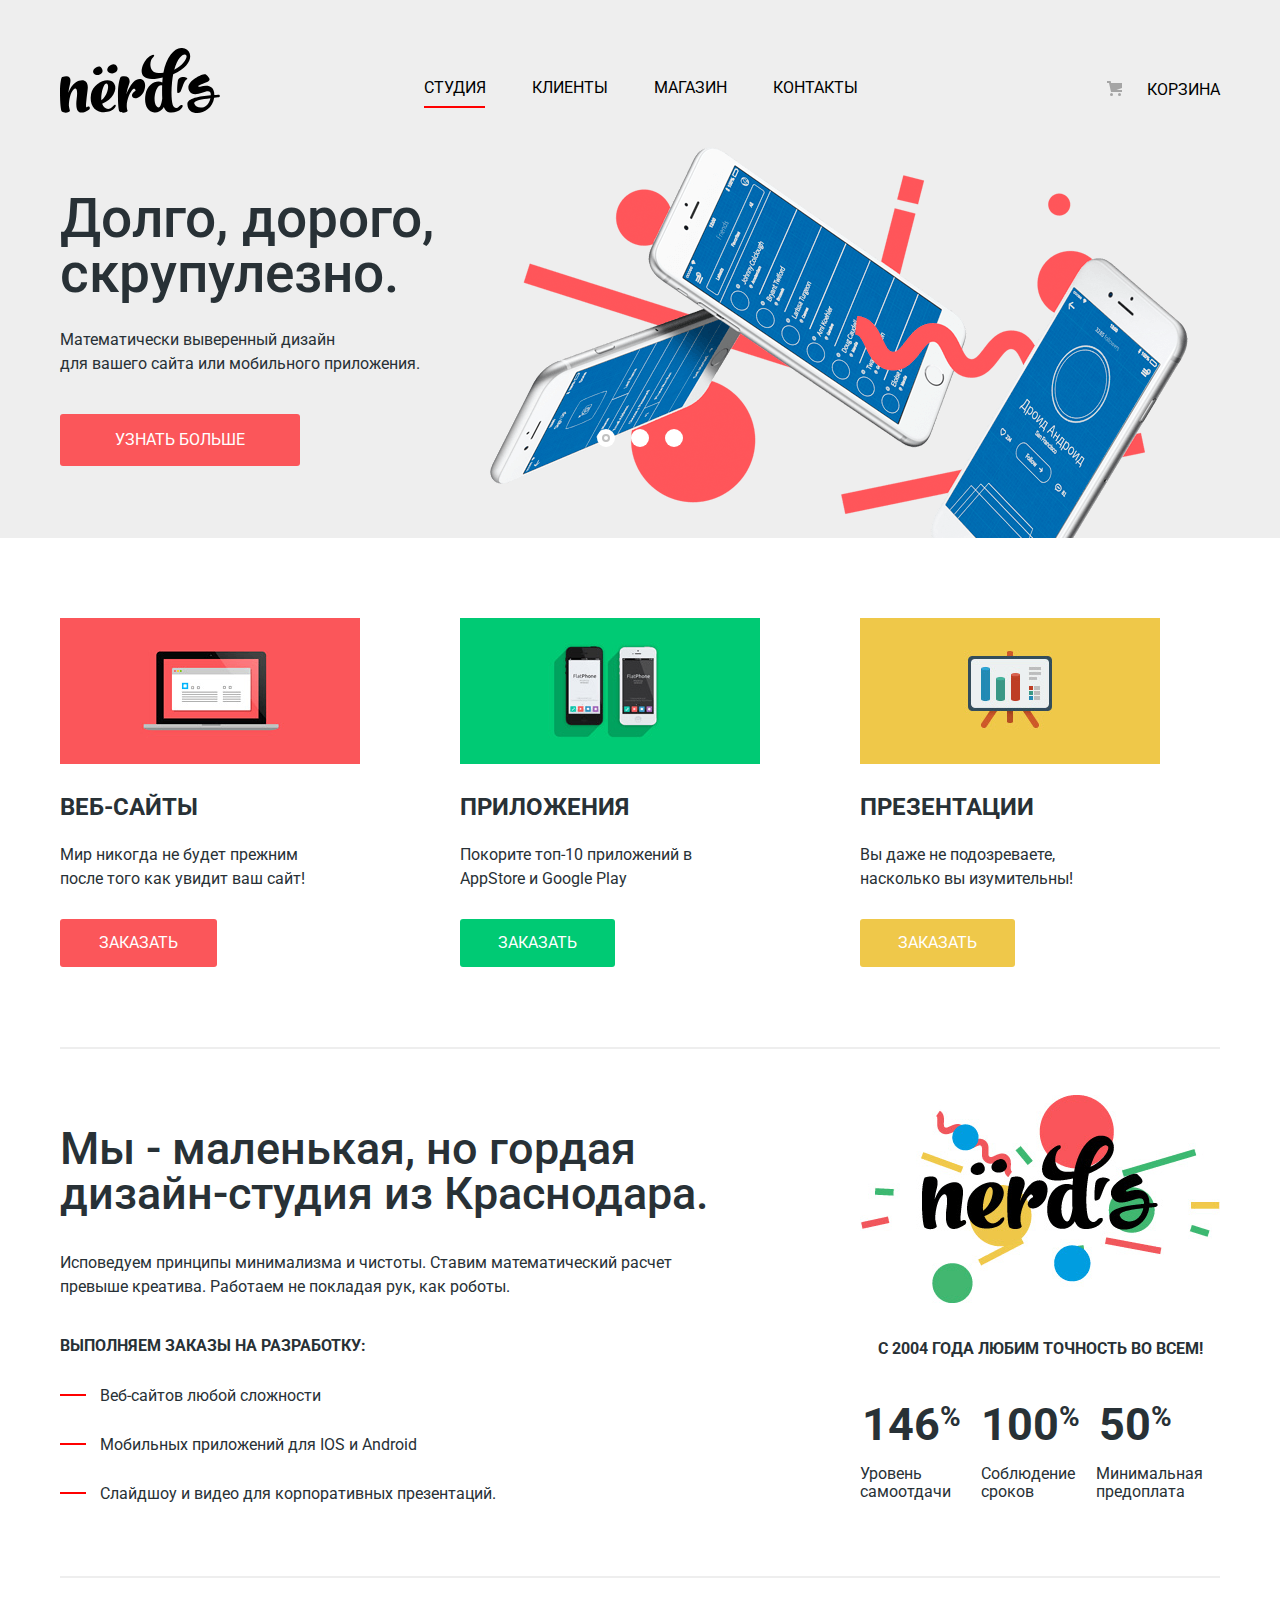
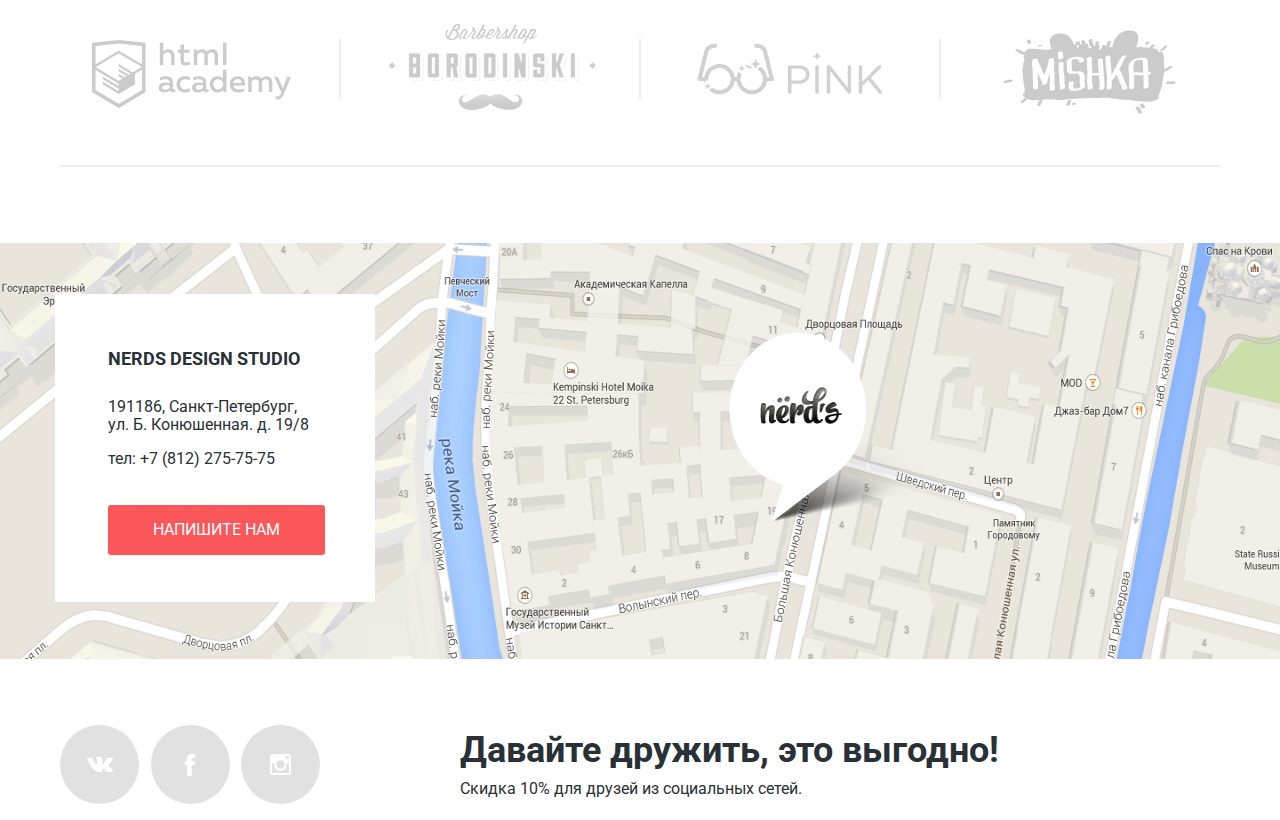
<file: index.html>
<!DOCTYPE html>
<html lang="ru">
  <head>
    <meta charset="utf-8">
    <title>HTML Academy: Нёрдс</title>
    <link href="https://fonts.googleapis.com/css?family=Roboto:400,500,700&amp;subset=cyrillic" rel="stylesheet">
    <link href="css/normalize.css" rel="stylesheet">
    <link href="css/style.min.css" rel="stylesheet">
  </head>
  <body>
    <header class="main-header">
      <div class="nav-container">
        <nav class="main-navigation">
          <div class="site-navigation-wrapper">
            <a class="main-head-logo" href="index.html">
              <img src="img/logo.svg" width="160" height="70" alt="Логотип студии «Нёрдс»" class="logo">
            </a>
            <ul class="site-navigation">
              <li class="site-navigation-current"><a href="index.html">Студия</a></li>
              <li class="client"><a href="client.html">Клиенты</a></li>
              <li class="shop"><a href="index-catalog.html">Магазин</a></li>
              <li class="contacts"><a href="contacts.html">Контакты</a></li>
            </ul>
          </div> 
          <ul class="cart">
            <li class="cart-navigation">
              <a class="cart-link" href="cart.html">Корзина</a>
            </li>
          </ul>
        </nav>
      </div>
      
      <h1 class="visually-hidden">Студия Нёрдс</h1>

        <div class="width-container-slider">
          <section class="slider">
            <div class="container-slider">
              <h2 class="visually-hidden">Преимущества</h2>
              <input class="visually-hidden" type="radio" id="product-1" name="toggle" checked>
              <input class="visually-hidden" type="radio" id="product-2" name="toggle">
              <input class="visually-hidden" type="radio" id="product-3" name="toggle">
              <div class="slider-controls">
                <label class="slider-controls-item slider-controls-item--1" for="product-1">Первый</label>
                <label class="slider-controls-item slider-controls-item--2" for="product-2">Второй</label>
                <label class="slider-controls-item slider-controls-item--3" for="product-3">Третий</label>
              </div>
              <ul class="features">
                <li class="feature-list">
                  <h3 class="features-description">Долго, дорого,<br> скрупулезно.</h3>
                  <p>Математически выверенный дизайн<br> для вашего сайта или мобильного приложения.</p>
                  <a class="slider-item-button button" href="features.html">Узнать больше</a>
                </li>        
                <li class="feature-list">
                  <h3 class="features-description">Любим математику как никто другой</h3>
                  <p>Никакого креатива, только математические формулы<br> для расчета идеальных пропорций.</p>
                  <a class="slider-item-button button" href="features.html">Узнать больше</a>
                </li>
                <li class="feature-list">
                  <h3 class="features-description">Только ночь,<br> только хардкор</h3>
                  <p>Работать днем, как все? Мы против этого.<br> Ближе к полуночи работа только начинается.</p>
                  <a class="slider-item-button button" href="features.html">Узнать больше</a>
                </li>
              </ul>
            </div>  
          </section>
        </div>
      </header> 
    
    
    <div class="site-container">
      <main class="container">
        <section class="assortment">
          <div class="assortment-item">
            <div class="website-img">
              <img src="img/website.png" alt="Веб-Сайты" width="300" height="145">
            </div>
            <h3 class="Website">Веб-Сайты</h3>
            <p>Мир никогда не будет прежним после&nbsp;того как увидит ваш сайт!</p>
            <a class="button" href="assortment.html">Заказать</a>
          </div>
          <div class="assortment-item">
            <div class="apps-img">
              <img src="img/apps.png" alt="Приложения" width="300" height="145">
            </div>
            <h3 class="apps">Приложения</h3>
            <p>Покорите топ-10 приложений в AppStore и Google Play</p>
            <a class="button-apps" href="assortment.html">Заказать</a>
          </div>
          <div class="assortment-item">
            <div class="presentation-img">
              <img src="img/presentation.png" alt="Презентации" width="300" height="145">
            </div>
            <h3 class="presentation">Презентации</h3>
            <p>Вы даже не подозреваете, насколько&nbsp;вы изумительны!</p>
            <a class="button-pres" href="assortment.html">Заказать</a>
          </div>
       </section>

      <div class="wrapper">
        <section class="about-us">
          <b>Мы - маленькая, но гордая дизайн-студия из Краснодара.</b>
          <p>Исповедуем принципы минимализма и чистоты. Ставим математический расчет превыше&nbsp;креатива. Работаем не покладая рук, как роботы.</p>

          <p class="work">Выполняем заказы на разработку:</p>
          <ul class="order">
            <li class="order-item">Веб-сайтов любой сложности</li>
            <li class="order-item">Мобильных приложений для IOS и Android</li>
            <li class="order-item">Слайдшоу и видео для корпоративных презентаций.</li>
          </ul>
        </section>

        <section class="history">
          <img src="img/nerds.png" alt="Нёрдс" width="360" height="210">
          <p>С 2004 года любим точность во всем!</p>
          <div class="statistic">
            <ul class="offer">
              <li>146<sup>%</sup></li>
              <li>100<sup>%</sup></li>
              <li>50<sup>%</sup></li>
            </ul>
            <ul class="offer-1">
              <li>Уровень самоотдачи</li>
              <li>Соблюдение сроков</li>
              <li>Минимальная предоплата</li>
            </ul>
          </div>
        </section>
      </div>
      
      <section class="campaigns">
        <ul class="friends">
          <li class="buddy">
            <a href="https://htmlacademy.ru/intensive/htmlcss">
              <img src="img/logo-1.png" alt="HTML Academy" width="260" height="180">
            </a>
          </li>
          <li class="buddy">
            <a href="#">
              <img src="img/logo-2.png" alt="Borodinsky" width="260" height="180">
            </a>
          </li>
          <li class="buddy">
            <a href="#">
              <img src="img/logo-3.png" alt="PINK" width="260" height="180">
            </a>
          </li>
          <li class="buddy">
            <a href="#">
              <img src="img/logo-4.png" alt="MISHKA" width="260" height="180">
            </a>
          </li>
        </ul>
      </section>
    </main>
  </div> 
    
    <footer class="main-footer">
      
      <section class="main-map">
        <h2 class="visually-hidden">Как до нас добраться</h2>
        <div class="map">
          <img class="adress-map" src="img/map.png" alt="Офис компании по адресу ул. Большая Конюшенная 19/8, Санкт-Петербург" width="1400" height="415">
          <iframe class="iframe-map" src="https://www.google.com/maps/embed?pb=!1m18!1m12!1m3!1d1998.5991043651568!2d30.320894616143434!3d59.938794181876276!2m3!1f0!2f0!3f0!3m2!1i1024!2i768!4f13.1!3m3!1m2!1s0x4696310fca5ba729%3A0xea9c53d4493c879f!2z0JHQvtC70YzRiNCw0Y8g0JrQvtC90Y7RiNC10L3QvdCw0Y8g0YPQuy4sIDE5LCDQodCw0L3QutGCLdCf0LXRgtC10YDQsdGD0YDQsywg0KDQvtGB0YHQuNGPLCAxOTExODY!5e0!3m2!1sru!2s!4v1530309512904" width="1440" height="415" style="border:0" allowfullscreen></iframe>
        </div>
        <div class="contact-container">
          <div class="contact-wrapper">
            <div class="contact">
              <h3>NERDS DESIGN STUDIO</h3>
              <p class="adress">
                191186, Санкт-Петербург,<br>
                ул. Б. Конюшенная. д. 19/8
              </p>
              <p class="phone">тел: +7 (812) 275-75-75</p>
              <a class="button contact-link" href="email.html">Напишите нам</a>
            </div>
          </div>
        </div>
      </section>  
      
    <h2 class="visually-hidden">Мы в социальных сетях</h2>
      <div class="footer-container">
        <div class="footer-wrapper">
          <div class="footer-social">
            <ul class="social-item">
              <li>
                <a class="button button-vk" href="https://vk.com/htmlacademy">
                  <span class="visually-hidden">Вконтакте</span>
                  <svg xmlns="http://www.w3.org/2000/svg" width="26" height="15" viewBox="0 0 26 15">
                    <path fill="#FFF" d="M16.138 11.51c.956-.309 2.18 2.04 3.483 2.939.978.681 1.727.534 1.727.534l3.473-.05s1.815-.112.957-1.554c-.071-.12-.503-1.069-2.585-3.022-2.177-2.043-1.882-1.712.739-5.244 1.597-2.153 2.236-3.468 2.036-4.028-.192-.539-1.365-.399-1.365-.399L20.69.713c-.381.001-.704.119-.851.515-.003.004-.621 1.666-1.445 3.079-1.741 2.989-2.436 3.148-2.724 2.961-.661-.433-.494-1.737-.494-2.664 0-2.897.432-4.105-.846-4.417-.427-.104-.739-.172-1.828-.182-1.392-.021-2.574 0-3.244.329-.445.223-.786.712-.579.74.26.035.843.16 1.155.586.401.552.389 1.789.389 1.789s.229 3.411-.54 3.834c-.528.29-1.25-.302-2.803-3.016-.793-1.388-1.392-2.922-1.392-2.922s-.116-.285-.326-.441c-.25-.185-.6-.244-.6-.244L.848.684S.29.7.085.946c-.182.218-.015.668-.015.668s2.909 6.881 6.203 10.347c3.02 3.182 6.452 2.971 6.452 2.971h1.555s.469-.054.709-.312c.224-.24.214-.691.214-.691s-.031-2.109.935-2.419z"/>
                  </svg>
                </a>
              </li>
              <li>
                <a class="button button-facebook" href="#">
                  <span class="visually-hidden">Фейсбук</span>
                  <svg xmlns="http://www.w3.org/2000/svg" width="12" height="22" viewBox="0 0 10.15 21.74">
                    <path d="M3.34 1.12A4.77 4.77 0 0 1 6.53 0h3.61v3.81H7.81a1.07 1.07 0 0 0-1.09.83v2.55h3.42c-.08 1.23-.24 2.45-.41 3.67h-3v10.87H2.21V10.86H0V7.21h2.19V3.66a3.83 3.83 0 0 1 1.15-2.54z" fill="#fff">
                    </path>
                  </svg>
                </a>
              </li>
              <li>
                <a class="button button-instagram" href="#">
                  <span class="visually-hidden">Инстаграмм</span>
                  <svg xmlns="http://www.w3.org/2000/svg" width="21" height="21" viewBox="0 0 20 20">
                    <path d="M18 0H2a2 2 0 0 0-2 2v16a2 2 0 0 0 2 2h16a2 2 0 0 0 2-2V2a2 2 0 0 0-2-2zm-8 6a4 4 0 1 1-4 4 4 4 0 0 1 4-4zM2.5 18a.47.47 0 0 1-.5-.5V9h2.1a3.4 3.4 0 0 0-.1 1 6 6 0 1 0 12 0 3.4 3.4 0 0 0-.1-1H18v8.5a.47.47 0 0 1-.5.5zM18 4.5a.47.47 0 0 1-.5.5h-2a.47.47 0 0 1-.5-.5v-2a.47.47 0 0 1 .5-.5h2a.47.47 0 0 1 .5.5z" fill="#fff">
                    </path>
                  </svg>
                </a>
              </li>
            </ul>
          </div>
      
      
          <div class="footer-copyright">
            <b>Давайте дружить, это выгодно!</b> 
            <p>Скидка 10% для друзей из социальных сетей.</p>
          </div>
        </div>
      </div>
      
      <section class="modal popup">
        <h2>Напишите нам</h2>
        <form class="write-us" action="https://echo.htmlacademy.ru" method="post">
          <div class="popup-wrapper">
            <p class="appointment-item">
              <span>Ваше имя:</span>
              <input class="name-icon-user" id="user-name" type="text" name="name" placeholder="Имя Фамилия">
              <label for="user-name"></label>
            </p>
            <p class="appointment-item">
              <span>Ваш e-mail:</span>
              <input class="name-icon-password" id="user-email" type="text" name="email" placeholder="email@example.com">
              <label for="user-email"></label>
            </p>
          </div>
          <p class="appointment-item">
            <label for="comment-field">Текст письма:</label>
            <textarea name="comment" id="comment-field" rows="5" cols="86" placeholder="В свободной форме"></textarea>
          </p>
            <input type="submit" class="popup-button" value="Отправить">
            <button class="modal-close" type="button">Закрыть</button>
        </form>
      </section>
    </footer>
    <script src="js/javascript-compress.js"></script> 
  </body>
</html>
</file>
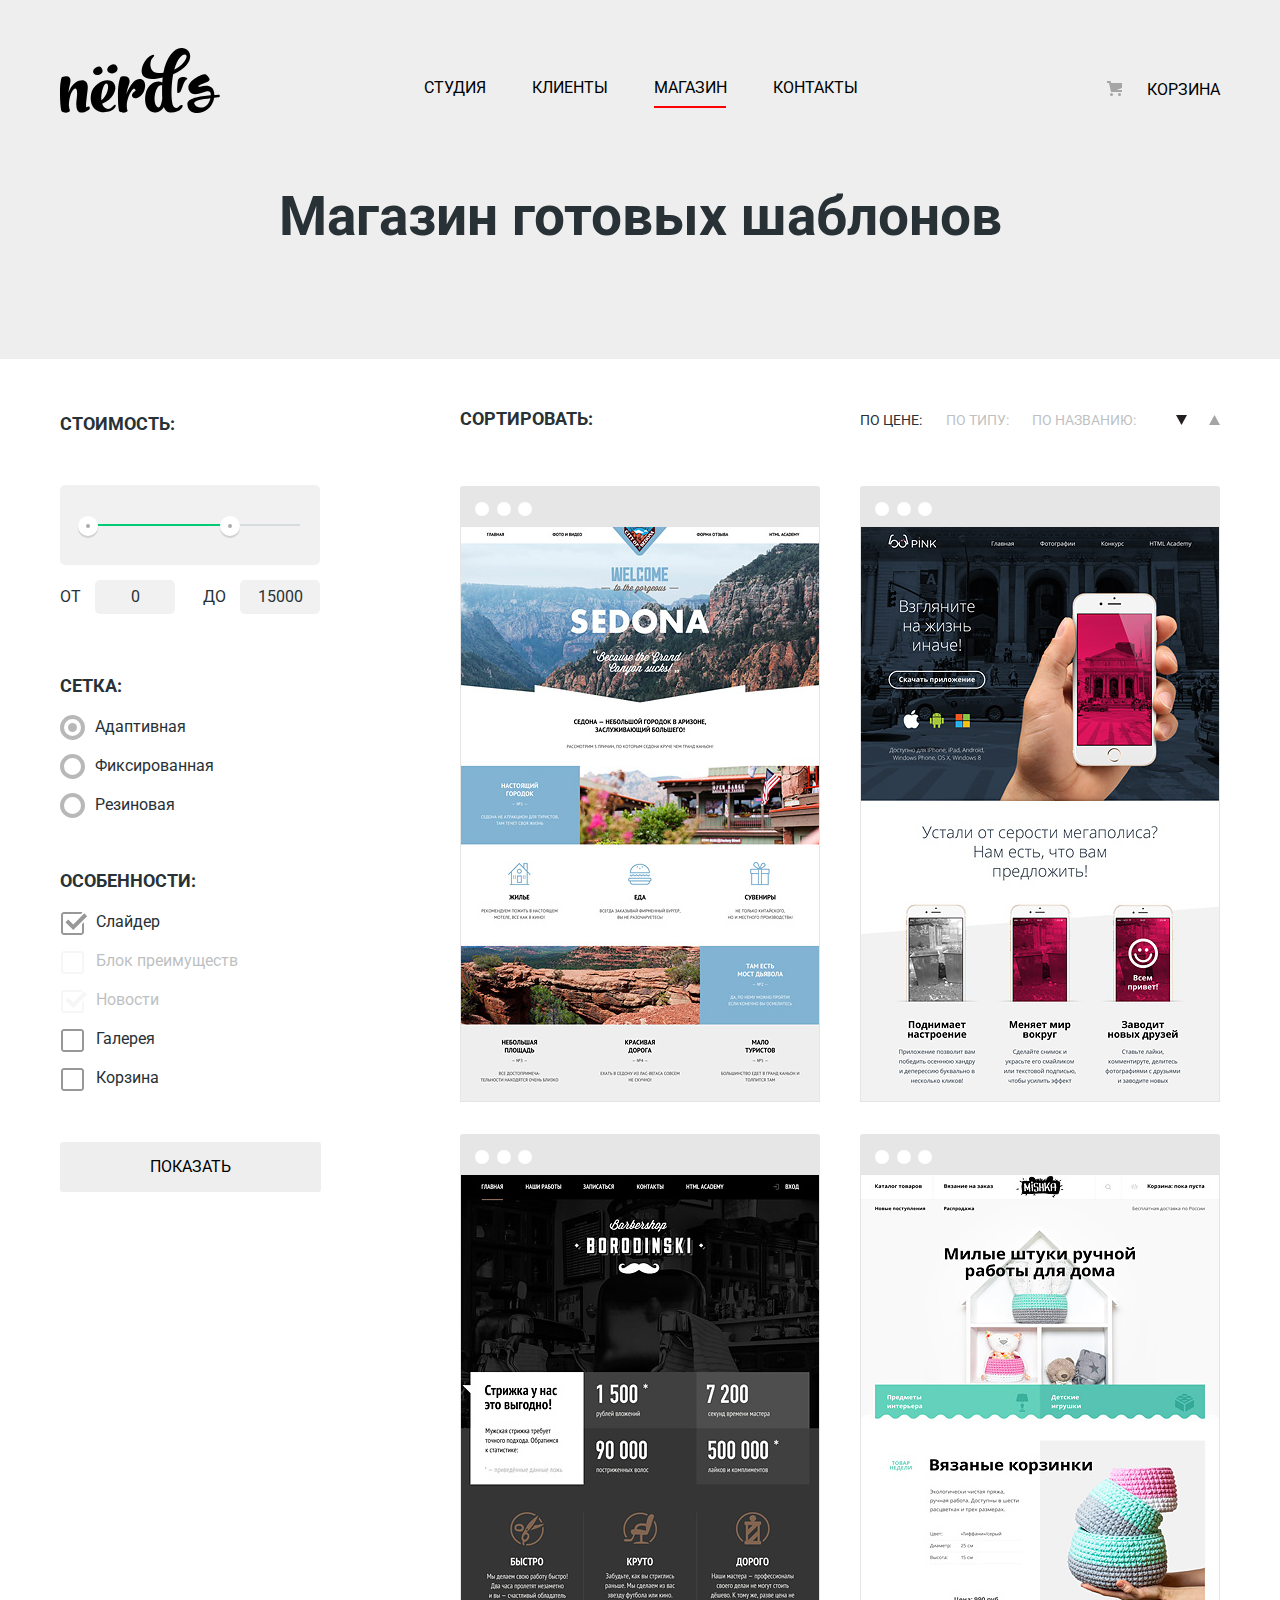
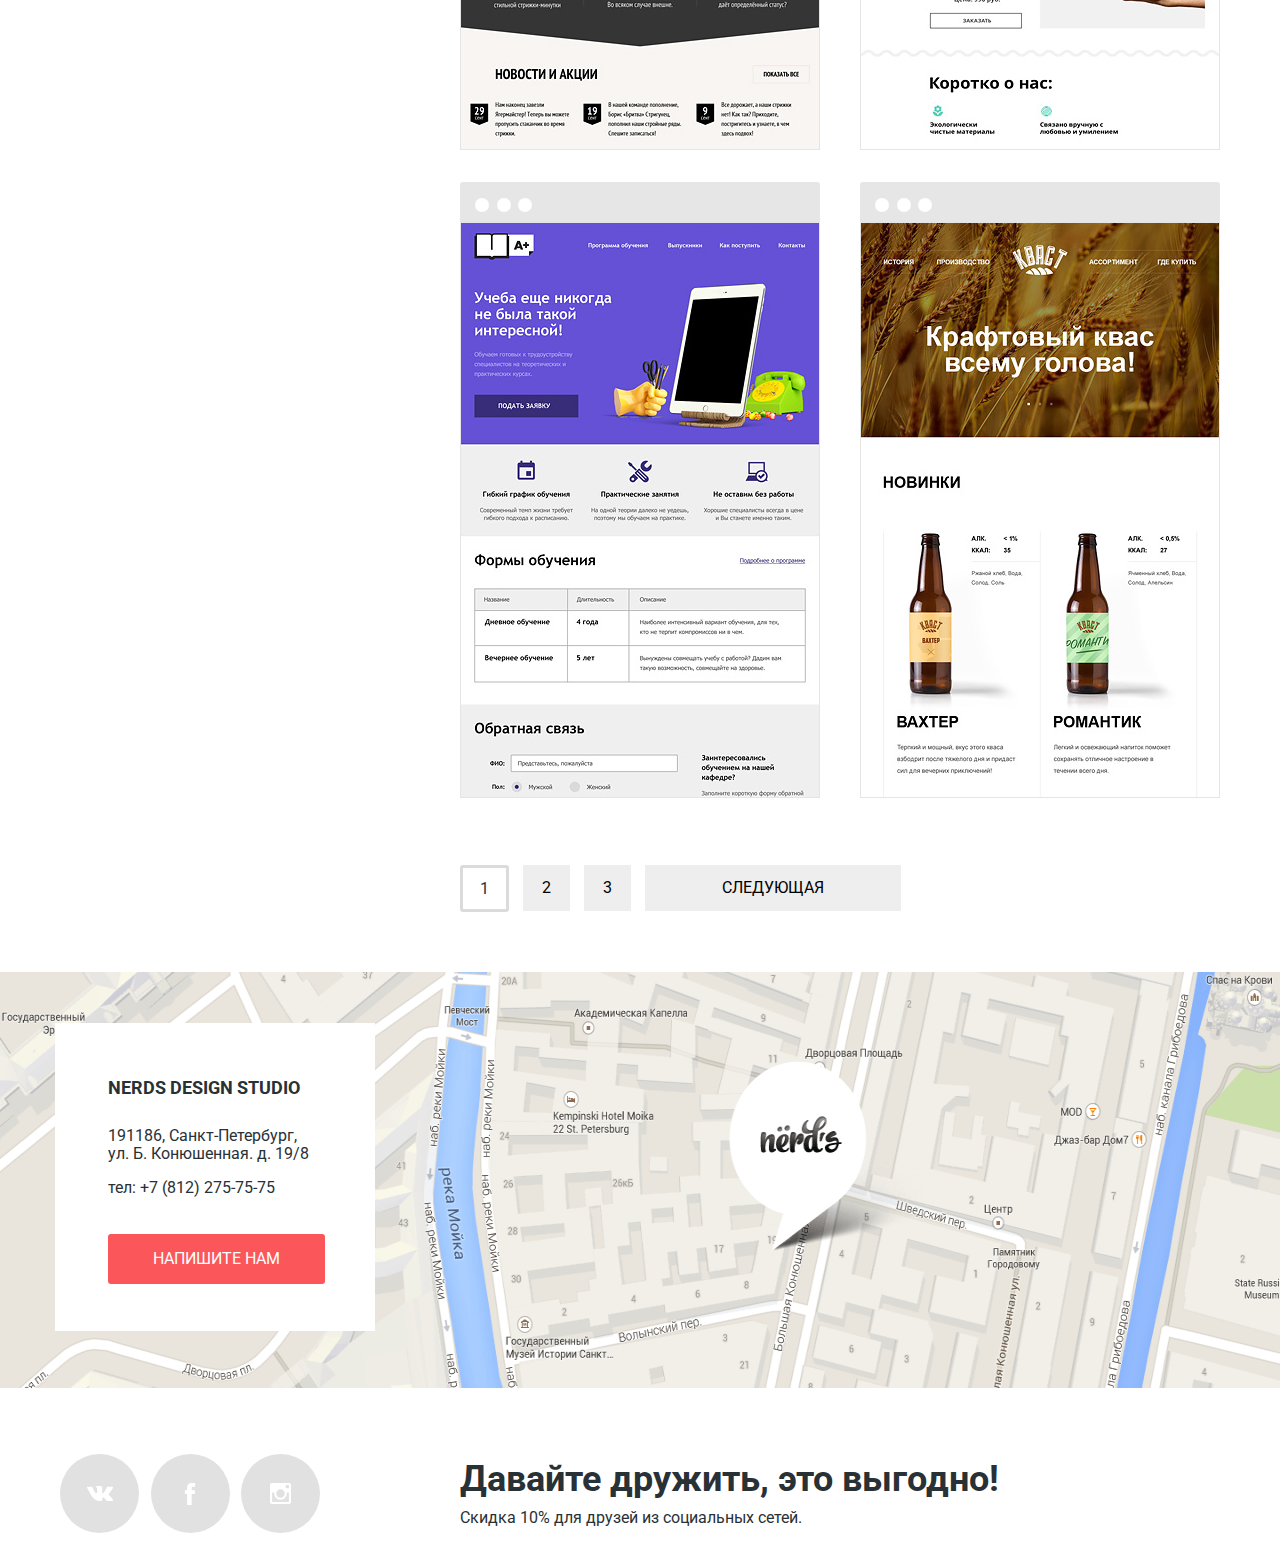
<file: index-catalog.html>
<!DOCTYPE html>
<html lang="ru">
  <head>
    <meta charset="utf-8">
    <title>HTML Academy: Нёрдс</title>
    <link href="https://fonts.googleapis.com/css?family=Roboto:400,500,700&amp;subset=cyrillic" rel="stylesheet">
    <link href="css/normalize.css" rel="stylesheet">
    <link href="css/style.min.css" rel="stylesheet">
  </head>
  <body>
    <header class="main-header">
      <div class="nav-container">
        <nav class="main-navigation">
          <div class="site-navigation-wrapper">
            <a class="main-head-logo" href="index.html">
              <img src="img/logo.svg" width="160" height="70" alt="Логотип студии «Нёрдс»" class="logo">
            </a>
            <ul class="site-navigation">
              <li class="studio"><a href="index.html">Студия</a></li>
              <li class="client"><a href="client.html">Клиенты</a></li>
              <li class="site-navigation-current"><a href="index-catalog.html">Магазин</a></li>
              <li class="contacts"><a href="contact.html">Контакты</a></li>
            </ul>
          </div>  
          <ul class="cart">
            <li class="cart-navigation">
              <a class="cart-link" href="cart.html">Корзина</a>
            </li>
          </ul> 
        </nav>
      </div>
 
      <div class="title-container">
      <section class="title">
        <h2 class="page-title">Магазин готовых шаблонов</h2>
      </section>
      </div>
    </header>
    
    <div class="catalog-container">
    <main class="catalog-wrapper">
      <section class="filters">
        <h2 class="visually-hidden">Фильтр товаров</h2>
        <form class="filter" method="get" action="https://echo.htmlacademy.ru" oninput="priceoutput.value=pricecount.value">
         <fieldset class="filter-item">
           <legend>Стоимость:</legend>
             <div class="range-filter">
                <div class="range-controls">
                    <div class="scale">
                      <div class="bar"></div>
                </div>
                <div class="toggle toggle-min"></div>
                <div class="toggle toggle-max"></div>
              </div>
              <div class="price-controls">
                <label class="min-price">от <input name="min-price" type="text" value="0"></label>
                <label class="max-price">до <input name="max-price" type="text" value="15000"></label>
              </div>
            </div>
         </fieldset>
        
        <div class="filters-wrapper">
          <fieldset>
            <legend>Сетка:</legend>
            <ul class="filters-net">
              <li class="filter-radio">
                <label class="radio-container">
                  <input class="visually-hidden" type="radio" name="filter-group" value="adaptive" id="adaptive-id" checked>
                  <span class="name-network">Адаптивная</span>  
                </label>
              </li>
              <li class="filter-radio">
                <label class="radio-container">
                  <input class="visually-hidden" type="radio" name="filter-group" value="fixing" id="fixed-id">
                  <span class="name-network">Фиксированная</span>
                </label>
              </li>
              <li class="filter-radio">
                <label class="radio-container">
                  <input class="visually-hidden" type="radio" name="filter-group" value="rubber" id="rubber-id">
                  <span class="name-network">Резиновая</span>
                </label>
              </li>
            </ul>
          </fieldset>
          
          <fieldset>
            <legend>Особенности:</legend>
            <ul class="filter-features">
              <li class="filter-option">
                <label class="checkbox-container">
                  <input class="visually-hidden filter-input filter-input-checkbox" type="checkbox" name="with slider" id="slider-id" checked>
                  <span class="name-network">Слайдер</span>
                </label>
              </li>
              <li class="filter-option">
                <label class="checkbox-container">
                  <input class="visually-hidden filter-input filter-input-checkbox" type="checkbox" name="block of advantage" id="advantage-id" disabled>
                  <span class="name-network">Блок преимуществ</span>
                </label>
              </li>
              <li class="filter-option">
                <label class="checkbox-container">
                  <input class="visually-hidden filter-input filter-input-checkbox" type="checkbox" name="block of news" id="news-id" checked disabled>
                  <span class="name-network">Новости</span>
                </label>
              </li>
              <li class="filter-option">
                <label class="checkbox-container">
                  <input class="visually-hidden filter-input filter-input-checkbox" type="checkbox" name="gallery" id="gallery-id">
                  <span class="name-network">Галерея</span>
                </label>
              </li>
              <li class="filter-option">
                <label class="checkbox-container">
                  <input class="visually-hidden filter-input filter-input-checkbox" type="checkbox" name="with cart" id="cart-id">
                  <span class="name-network">Корзина</span>
                </label>
              </li>
            </ul>
          </fieldset>
          <button type="submit" class="filter-button button">Показать</button>
        </div>  
        </form>
      </section>
      
        <section class="catalog">
          <div class="sort-wrapper">
            <div class="sort">
              <p><b>Сортировать:</b></p>
            </div>
            <div class="sort-wrapper2">
              <ul class="sort-list">
                <li class="sort-item-current">
                <p>По цене:</p></li>
                <li class="sort-item">
                <p>По типу:</p></li>
                <li class="sort-item">
                <p>По названию:</p></li>
              </ul>

                <ul class="filter-icons">
                  <li class="icon-down">
                    <a class="filter-icon-down" href="#">
                      <svg xmlns="http://www.w3.org/2000/svg" width="11" height="10" viewBox="0 0 11 10"> 
                      <path fill="#231F20" d="M5.5 10L0 0h11"/> 
                      </svg>
                    </a>
                  </li>
                  <li class="icon-up">
                    <a class="filter-icon-up" href="#">
                      <svg version="1.1" id="Layer_1" xmlns="http://www.w3.org/2000/svg" xmlns:xlink="http://www.w3.org/1999/xlink" x="0px" y="0px"
                      width="11px" height="10px" viewBox="0 0 11 10" enable-background="new 0 0 11 10" xml:space="preserve">
                      <polygon fill="#231F20" points="5.5,0 0,10 11,10 "/>
                      </svg>
                    </a>
                  </li>
                </ul>
             </div>
           </div>
          
        <div class="catalog-list">
          <div class="catalog-item">
            <div class="catalog-header">
            </div>
            <img src="img/product-1.png" width="360" height="580" alt="Sedona">
            <div class="catalog-item-price">
              <b>SEDONA</b>
              <p class="description-info">Информационный сайт для&nbsp;туристов</p> 
              <a class="button" href="#">9 900 руб.</a>
            </div>
          </div>
          
          <div class="catalog-item">
            <div class="catalog-header">
            </div>
            <img src="img/product-2.png" width="360" height="580" alt="PINK">
            <div class="catalog-item-price">
              <b>PINK APP</b>
              <p class="description-info">Продуктовый лендинг приложения&nbsp;для IOS и Android</p>
              <a class="button" href="#">9 900 руб.</a>
            </div>
          </div>
          
          
          <div class="catalog-item">
            <div class="catalog-header">
            </div>
            <img src="img/product-3.png" width="360" height="580" alt="BORODINSKY">
            <div class="catalog-item-price">
              <b>BARBERSHOP</b>
              <p class="description-info">Сайт салоны красоты. Для&nbsp;мужчин,да.</p>
              <a class="button" href="#">9 900 руб.</a>
            </div>
          </div>
          
          <div class="catalog-item">
            <div class="catalog-header">
            </div>
            <img src="img/product-4.png" width="360" height="580" alt="MISHKA">
            <div class="catalog-item-price">
              <b>MISHKA</b>
              <p class="description-info">Интернет-магазин вязаных&nbsp;игрушек</p>
              <a class="button" href="#">9 900 руб.</a>
            </div>
          </div>
              
          <div class="catalog-item">
            <div class="catalog-header">
            </div>
            <img src="img/product-5.png" width="360" height="580" alt="A+">
            <div class="catalog-item-price">
              <b>A PLUS</b>
              <p class="description-info">Лендинг курсов повышения квалификации&nbsp;</p>
              <a class="button" href="#">9 900 руб.</a>
            </div>
          </div>
          
          <div class="catalog-item">
            <div class="catalog-header">
            </div>
            <img src="img/product-6.png" width="360" height="580" alt="КВАСТ">
            <div class="catalog-item-price">
              <b>КВАСТ</b>
              <p class="description-info">Промо-сайт производителя крафтового&nbsp;кваса</p>
              <a class="button" href="#">9 900 руб.</a>
            </div>
          </div>
        </div>
        
      
        <ul class="pagination-list">
          <li class="pagination-item-current"><a>1</a></li>
          <li class="pagination-item"><a href="#">2</a></li>
          <li class="pagination-item"><a href="#">3</a></li>
          <li class="pagination-item next"><a href="#next">СЛЕДУЮЩАЯ</a></li>
        </ul>
      </section>
    </main>
    </div>
    
    <footer class="main-footer">
      
      <section class="main-map">
        <h2 class="visually-hidden">Как до нас добраться</h2>
        <div class="map">
          <img class="adress-map" src="img/map.png" alt="Офис компании по адресу ул. Большая Конюшенная 19/8, Санкт-Петербург" width="1400" height="415">
          <iframe class="iframe-map" src="https://www.google.com/maps/embed?pb=!1m18!1m12!1m3!1d1998.5991043651568!2d30.320894616143434!3d59.938794181876276!2m3!1f0!2f0!3f0!3m2!1i1024!2i768!4f13.1!3m3!1m2!1s0x4696310fca5ba729%3A0xea9c53d4493c879f!2z0JHQvtC70YzRiNCw0Y8g0JrQvtC90Y7RiNC10L3QvdCw0Y8g0YPQuy4sIDE5LCDQodCw0L3QutGCLdCf0LXRgtC10YDQsdGD0YDQsywg0KDQvtGB0YHQuNGPLCAxOTExODY!5e0!3m2!1sru!2s!4v1530309512904" width="1440" height="415" style="border:0" allowfullscreen></iframe>
        </div>
        <div class="contact-container">
          <div class="contact-wrapper">
            <div class="contact">
              <h3>NERDS DESIGN STUDIO</h3>
              <p class="adress">
                191186, Санкт-Петербург,<br>
                ул. Б. Конюшенная. д. 19/8
              </p>
              <p class="phone">тел: +7 (812) 275-75-75</p>
              <a class="button contact-link" href="email.html">Напишите нам</a>
            </div>
          </div>
        </div>
      </section>  
     
      <h2 class="visually-hidden">Мы в социальных сетях</h2>
      <div class="footer-container">
        <div class="footer-wrapper">
          <div class="footer-social">
            <ul class="social-item">
              <li>
                <a class="button button-vk" href="https://vk.com/htmlacademy">
                  <span class="visually-hidden">Вконтакте</span>
                  <svg xmlns="http://www.w3.org/2000/svg" width="26" height="15" viewBox="0 0 26 15">
                    <path fill="#FFF" d="M16.138 11.51c.956-.309 2.18 2.04 3.483 2.939.978.681 1.727.534 1.727.534l3.473-.05s1.815-.112.957-1.554c-.071-.12-.503-1.069-2.585-3.022-2.177-2.043-1.882-1.712.739-5.244 1.597-2.153 2.236-3.468 2.036-4.028-.192-.539-1.365-.399-1.365-.399L20.69.713c-.381.001-.704.119-.851.515-.003.004-.621 1.666-1.445 3.079-1.741 2.989-2.436 3.148-2.724 2.961-.661-.433-.494-1.737-.494-2.664 0-2.897.432-4.105-.846-4.417-.427-.104-.739-.172-1.828-.182-1.392-.021-2.574 0-3.244.329-.445.223-.786.712-.579.74.26.035.843.16 1.155.586.401.552.389 1.789.389 1.789s.229 3.411-.54 3.834c-.528.29-1.25-.302-2.803-3.016-.793-1.388-1.392-2.922-1.392-2.922s-.116-.285-.326-.441c-.25-.185-.6-.244-.6-.244L.848.684S.29.7.085.946c-.182.218-.015.668-.015.668s2.909 6.881 6.203 10.347c3.02 3.182 6.452 2.971 6.452 2.971h1.555s.469-.054.709-.312c.224-.24.214-.691.214-.691s-.031-2.109.935-2.419z"/>
                  </svg>
                </a>
              </li>
              <li>
                <a class="button button-facebook" href="#">
                  <span class="visually-hidden">Фейсбук</span>
                  <svg xmlns="http://www.w3.org/2000/svg" width="12" height="22" viewBox="0 0 10.15 21.74">
                    <path d="M3.34 1.12A4.77 4.77 0 0 1 6.53 0h3.61v3.81H7.81a1.07 1.07 0 0 0-1.09.83v2.55h3.42c-.08 1.23-.24 2.45-.41 3.67h-3v10.87H2.21V10.86H0V7.21h2.19V3.66a3.83 3.83 0 0 1 1.15-2.54z" fill="#fff">
                    </path>
                  </svg>
                </a>
              </li>
              <li>
                <a class="button button-instagram" href="#">
                  <span class="visually-hidden">Инстаграмм</span>
                  <svg xmlns="http://www.w3.org/2000/svg" width="21" height="21" viewBox="0 0 20 20">
                    <path d="M18 0H2a2 2 0 0 0-2 2v16a2 2 0 0 0 2 2h16a2 2 0 0 0 2-2V2a2 2 0 0 0-2-2zm-8 6a4 4 0 1 1-4 4 4 4 0 0 1 4-4zM2.5 18a.47.47 0 0 1-.5-.5V9h2.1a3.4 3.4 0 0 0-.1 1 6 6 0 1 0 12 0 3.4 3.4 0 0 0-.1-1H18v8.5a.47.47 0 0 1-.5.5zM18 4.5a.47.47 0 0 1-.5.5h-2a.47.47 0 0 1-.5-.5v-2a.47.47 0 0 1 .5-.5h2a.47.47 0 0 1 .5.5z" fill="#fff">
                    </path>
                  </svg>
                </a>
              </li>
            </ul>
          </div>
      
      
          <div class="footer-copyright">
            <b>Давайте дружить, это выгодно!</b> 
            <p>Скидка 10% для друзей из социальных сетей.</p>
          </div>
        </div>
      </div>
        
      <section class="modal popup">
        <h2>Напишите нам</h2>
        <form class="write-us" action="https://echo.htmlacademy.ru" method="post">
          <div class="popup-wrapper">
            <p class="appointment-item">
              <span>Ваше имя:</span>
              <input class="name-icon-user" id="user-name" type="text" name="name" placeholder="Имя Фамилия">
              <label for="user-name"></label>
            </p>
            <p class="appointment-item">
              <span>Ваш e-mail:</span>
              <input class="name-icon-password" id="user-email" type="text" name="email" placeholder="email@example.com">
              <label for="user-email"></label>
            </p>
          </div>
          <p class="appointment-item">
            <label class="text-form" for="comment-field">Текст письма:</label>
            <textarea name="comment" id="comment-field" rows="5" cols="86" placeholder="В свободной форме"></textarea>
          </p>
            <input type="submit" class="popup-button" value="Отправить">
            <button class="modal-close" type="button">Закрыть</button>
        </form>
      </section>
    </footer>
    <script src="js/javascript-compress.js"></script> 
  </body>
</html>
</file>
<file: css/style.min.css>
html,body{margin:0;padding:0;font-family:"Roboto","Arial",sans-serif;font-size:16px;line-height:24px;color:#283136;min-width:1240px;background-color:#fff;background-image:url(../img/bg-white.jpg);background-position:top center;background-repeat:repeat}a{text-decoration:none;font-size:16px;line-height:18px}.button{font:inherit;display:inline-block;text-align:center;color:#fff;vertical-align:middle;text-transform:uppercase;background-color:#fb565a;border:none}img{max-width:100%;height:auto}.site-container{width:1160px;margin:0 auto;padding:0 20px}.nav-container{width:1160px;margin:0 auto;padding:0 20px}.visually-hidden:not(:focus):not(:active),input[type="checkbox"].visually-hidden,input[type="radio"].visually-hidden{position:absolute;width:1px;height:1px;margin:-1px;border:0;padding:0;white-space:nowrap;-webkit-clip-path:inset(100%);clip-path:inset(100%);clip:rect(0 0 0 0);overflow:hidden}.main-header{background-color:#eee;background-image:url(../img/bg-grey.png);background-repeat:repeat}.button:hover,.button:focus{background-color:#e74246}.button:active{color:rgba(255,255,255,0.3);background-color:#d7373b}.main-head-logo{width:160px;height:72px;margin-right:177px}.main-head-logo .logo:hover,.main-head-logo .logo:focus{opacity:.8}.main-head-logo .logo:active{opacity:.3}.main-navigation{display:-webkit-box;display:-ms-flexbox;display:flex;-webkit-box-pack:justify;-ms-flex-pack:justify;justify-content:space-between;font-size:16px;line-height:30px;color:#000;text-transform:uppercase;padding-top:48px;padding-bottom:15px}.site-navigation-wrapper{display:-webkit-box;display:-ms-flexbox;display:flex;-webkit-box-pack:justify;-ms-flex-pack:justify;justify-content:space-between}.site-navigation{display:-webkit-box;display:-ms-flexbox;display:flex;-ms-flex-wrap:wrap;flex-wrap:wrap;width:640px;list-style:none;margin-top:0;padding-top:13px;padding-left:4px}.site-navigation a{padding:18px 23px;-webkit-box-align:center;-ms-flex-align:center;align-items:center}.cart{display:-webkit-box;display:-ms-flexbox;display:flex;-webkit-box-align:center;-ms-flex-align:center;align-items:center;max-width:160px;list-style:none;margin:0}.cart .cart-link{position:relative;padding-left:40px}.cart-link::before{content:"";position:absolute;top:0;left:0;width:15px;height:16px;background-image:url(../img/cart-icon.svg);background-repeat:no-repeat;background-position:0 0;opacity:.3}.site-navigation,.cart{list-style:none}.site-navigation a,.cart a{display:block;color:#000}.site-navigation a:hover,.cart a:hover{color:#fb565a}.site-navigation a:focus,.cart a:focus{color:rgba(0,0,0,0.3)}.site-navigation-current{position:relative}.site-navigation-current::after{content:"";position:absolute;right:24px;bottom:7px;left:23px;height:2px;background-color:red}.width-container-slider{width:1160px;margin:0 auto;padding:0 20px}.container-slider{-webkit-box-sizing:border-box;box-sizing:border-box}.slider{position:relative;z-index:1}.slider-controls{position:absolute;left:50%;bottom:99px;z-index:100;width:160px;height:18px;text-align:center;font-size:0;-webkit-transform:translateX(-50%);-ms-transform:translateX(-50%);transform:translateX(-50%)}.slider-controls label{position:relative;display:inline-block;width:18px;height:18px;padding:8px;vertical-align:middle;border-radius:50%;cursor:pointer}.slider-controls label::after{content:"";position:absolute;top:8px;left:8px;z-index:1;width:18px;height:18px;background:#fff;border-radius:50%}.feature-list{display:none;padding:45px 0 72px}.feature-list:nth-child(1){background-image:url(../img/slide1.png);background-repeat:no-repeat;background-position:93% 1px}.feature-list:nth-child(2){background-image:url(../img/slide2.png);background-repeat:no-repeat;background-position:100% 1px}.feature-list:nth-child(3){background-image:url(../img/slide3.png);background-repeat:no-repeat;background-position:100% 1px}#product-1:checked ~ .features .feature-list:nth-child(1){display:block}#product-2:checked ~ .features .feature-list:nth-child(2){display:block}#product-3:checked ~ .features .feature-list:nth-child(3){display:block}#product-1:checked ~ .slider-controls .slider-controls-item--1::before,#product-2:checked ~ .slider-controls .slider-controls-item--2::before,#product-3:checked ~ .slider-controls .slider-controls-item--3::before{content:"";position:absolute;left:50%;top:50%;z-index:2;width:4px;height:4px;margin:-4px;background-color:inherit;border:2px solid #c1c1c1;border-radius:50%}.features{padding:0;margin:0}.contact .phone{padding-top:16px}.slider-item-button{display:block;width:240px;padding:17px 0;font-size:16px;line-height:18px;color:#fff;text-transform:uppercase;text-align:center;text-decoration:none;background-color:#fb565a;border-radius:3px;border:none}.slider-item-button:hover,.slider-item-button:focus{background-color:#e74246}.slider-item-button:active{color:rgba(255,255,255,0.3);background-color:#d7373b;-webkit-box-shadow:0 3px rgba(0,0,0,0.1) inset;box-shadow:0 3px rgba(0,0,0,0.1) inset}.feature-list h3{max-width:600px;margin:0;margin-bottom:27px;font-size:55px;line-height:55px;font-weight:500}.feature-list p{max-width:430px;margin:0;margin-bottom:38px}.assortment{display:-webkit-box;display:-ms-flexbox;display:flex;margin-top:80px;padding-bottom:80px;border-bottom:2px solid #eee;background-color:#fff;background-image:url(../img/bg-white.jpg);background-position:top center;background-repeat:repeat}.assortment-item a{padding:15px 38px;text-align:center;color:#fff;vertical-align:middle;text-transform:uppercase;background-color:#fb565a;border-radius:3px}.assortment-item{width:300px;margin-right:100px}.assortment-item:nth-child(3){margin-right:60px}.assortment-item h3{font-size:24px;font-style:34px;text-transform:uppercase}.assortment-item .button{padding:12px 39px}.assortment a:active{-webkit-box-shadow:inset 0 3px 2px 0 #c13135;box-shadow:inset 0 3px 2px 0 #c13135}.assortment .button-apps{display:inline-block;text-align:center;color:#fff;vertical-align:middle;text-transform:uppercase;background-color:#00ca74;border:none}.assortment .button-apps:hover{background-color:#00bc6c}.assortment .button-apps:focus,.assortment .button-apps:active{color:rgba(255,255,255,0.3);background-color:#00aa62;-webkit-box-shadow:inset 0 3px 2px 0 #009958;box-shadow:inset 0 3px 2px 0 #009958}.assortment .button-pres{display:inline-block;text-align:center;color:#fff;vertical-align:middle;text-transform:uppercase;background-color:#efc84a;border:none}.assortment .button-pres:hover{background-color:#eab534}.assortment .button-pres:focus,.assortment .button-pres:active{color:rgba(255,255,255,0.3);background-color:#e5a722;-webkit-box-shadow:inset 0 3px 2px 0 #ce961f;box-shadow:inset 0 3px 2px 0 #ce961f}.assortment-item p{margin:0;padding:0;margin-bottom:28px}.wrapper{display:-webkit-box;display:-ms-flexbox;display:flex;-webkit-box-pack:justify;-ms-flex-pack:justify;justify-content:space-between}.about-us{padding-top:77px;width:700px;background-color:#fff;background-image:url(../img/bg-white.jpg);background-position:top center;background-repeat:repeat}.about-us b{font-size:45px;line-height:45px;font-weight:500}.about-us .work{font-weight:700;font-size:16px;line-height:24px;text-transform:uppercase;margin-bottom:26px}.about-us p{margin:0;margin-top:35px}.about-us .order{list-style:none;position:relative}.order .order-item{margin-bottom:25px}.order .order-item::before{content:"";margin-top:10px;position:absolute;left:0;right:674px;height:2px;background-color:red}.history{padding-top:46px;width:420px;background-color:#fff;background-image:url(../img/bg-white.jpg);background-repeat:repeat}.history p{margin:0;margin-top:27px;margin-left:78px;font-size:16px;line-height:24px;font-weight:700;text-transform:uppercase}.history img{margin-left:60px}.offer{display:-webkit-box;display:-ms-flexbox;display:flex;-webkit-box-pack:justify;-ms-flex-pack:justify;justify-content:space-between;list-style:none;font-size:45px;line-height:10px;font-weight:700;width:310px;padding-top:14px;padding-left:62px;margin-bottom:0}.offer sup{font-size:28px}.offer-1{display:-webkit-box;display:-ms-flexbox;display:flex;-webkit-box-pack:justify;-ms-flex-pack:justify;justify-content:space-between;list-style:none;font-size:16px;line-height:18px;width:390px;padding-top:18px;padding-left:60px}.offer-1 li{padding:0;margin:0}.campaigns{width:1160px;margin-top:45px;background-color:#fff;background-image:url(../img/bg-white.jpg);background-position:top center;background-repeat:repeat}.friends{display:-webkit-box;display:-ms-flexbox;display:flex;-webkit-box-pack:justify;-ms-flex-pack:justify;justify-content:space-between;-ms-flex-wrap:wrap;flex-wrap:wrap;margin:0;padding:0;margin-bottom:76px;list-style:none;border-top:2px solid #eee;border-bottom:2px solid #eee}.buddy{position:relative;width:260px;margin-right:40px}.buddy img{opacity:.2}.buddy::before{content:"";margin-top:10px;position:absolute;left:-50px;right:250px;top:80px;-webkit-transform:rotate(90deg);-ms-transform:rotate(90deg);transform:rotate(90deg);height:2px;background-color:#eee}.buddy:first-child::before{display:none}.buddy img:hover{opacity:1}.buddy img:active{opacity:.1}.buddy:nth-child(4n){margin-right:0}.main-map{margin-top:61px;height:416px;position:relative;background-color:#fff}.main-map img{position:absolute;width:100%;height:100%}.iframe-map{display:block;position:absolute;width:100%;height:100%}.contact-container{width:1160px;padding-right:50px;margin:0 auto}.contact a{margin-top:37px;padding:13px 45px;text-align:center;color:#fff;vertical-align:middle;text-transform:uppercase;background-color:#fb565a;border-radius:3px}.contact-wrapper{width:1160px;padding-left:20px;padding-top:33px}.contact{position:relative;width:220px;background-color:#fff;display:block;padding:0 47px 47px 53px}.contact a:active{-webkit-box-shadow:inset 0 3px 2px 0 #c13135;box-shadow:inset 0 3px 2px 0 #c13135}.contact h3{padding-top:50px;font-size:18px;line-height:30px}.contact p{font-size:16px;line-height:18px;margin:0;padding-top:6px}.social{list-style:none}.footer-copyright b{font-size:36px;line-height:36px}.footer-wrapper{display:-webkit-box;display:-ms-flexbox;display:flex;-webkit-box-pack:justify;-ms-flex-pack:justify;justify-content:space-between}.footer-social ul{display:-webkit-box;display:-ms-flexbox;display:flex;-ms-flex-wrap:wrap;flex-wrap:wrap;-webkit-box-pack:justify;-ms-flex-pack:justify;justify-content:space-between;width:260px;text-decoration:none;list-style-type:none;padding-top:50px;padding-left:0}.social-item .button{display:-webkit-box;display:-ms-flexbox;display:flex;-webkit-box-align:center;-ms-flex-align:center;align-items:center;-webkit-box-pack:center;-ms-flex-pack:center;justify-content:center;width:79px;height:79px;background-color:#e1e1e1;border-radius:50%}.social-item .button:hover{background-color:#e74246}.social-item .button:active{background-color:#d7373b;-webkit-box-shadow:inset 0 3px 2px 0 #c13135;box-shadow:inset 0 3px 2px 0 #c13135}.social-item .button:active path{opacity:.3}.footer-container{width:1160px;padding:0 20px;margin:0 auto}.footer-copyright{padding-top:73px;width:760px}.footer-copyright p{margin:0;margin-top:8px}.appointment-item input,.appointment-item textarea{font:inherit;outline:none;border:2px solid #d7dcde;opacity:.5}.appointment-item input:hover,.appointment-item textarea:hover{border:2px solid #b4b9bb;opacity:.7}.appointment-item input:focus,.appointment-item textarea:focus{border-color:#000;color:#444;opacity:1}.appointment-item input:invalid{border-color:#e74246;color:#e74246}.modal{position:fixed;color:#000;display:none;background-color:#fff;background-position:0 0;-webkit-box-shadow:0 30px 50px rgba(0,0,0,0.7);box-shadow:0 30px 50px rgba(0,0,0,0.7)}.modal-show{display:block;animation:bounce .6s}.modal-error{animation:shake .6s}.popup{left:50%;transform:translateX(-50%);top:1px;z-index:1;width:760px;padding:70px 100px 85px}.popup h2{margin:0;margin-bottom:45px;font-size:45px;line-height:45px}.popup-wrapper{display:-webkit-box;display:-ms-flexbox;display:flex;-webkit-box-pack:justify;-ms-flex-pack:justify;justify-content:space-between}.modal span{margin:0;font-size:16px;line-height:18px;font-weight:700}.write-us input[type="text"]{-webkit-box-sizing:border-box;box-sizing:border-box;width:360px;margin-top:5px;padding:10px 15px;font:inherit;color:#000}.popup-button{padding:20px 80px;margin-top:40px;display:inline-block;text-align:center;color:#fff;vertical-align:middle;text-transform:uppercase;font-size:16px;line-height:18px;background-color:#fb565a;border-radius:3px;outline:none;cursor:pointer}.modal-close{position:absolute;top:82px;right:89px;width:22px;height:22px;font-size:0;background-image:url(../img/close-cross.svg);background-repeat:no-repeat;border:0;outline:none;opacity:.3;cursor:pointer}.modal-close:hover,.modal-close:focus{opacity:1}.modal-close:active{opacity:.1}.appointment-item label{font-size:16px;line-height:18px;font-weight:700}.appointment-item textarea{padding:10px 15px}.popup-button:hover{background-color:#e74246}.popup-button:active,.popup-button:focus{background-color:#d7373b;-webkit-box-shadow:inset 0 3px 2px 0 #c13135;box-shadow:inset 0 3px 2px 0 #c13135;color:rgba(255,255,255,0.3)}.page-title{padding-bottom:115px;background-color:#eee;background-image:url(../img/bg-grey.png)}.title-container{width:1160px;padding:0 20px;margin:0 auto}.title h2{padding-top:43px;margin:0;text-align:center;font-size:55px;line-height:55px}.filter-icons{list-style:none}.filters fieldset{border:none}.filters legend{font-size:18px;line-height:30px}.filters ul{list-style:none;font-size:18px;line-height:20px}.filters-net,.filters-features{color:#283136}.filter-button{display:inline-block;padding:16px 90px;text-align:center;color:#000;vertical-align:middle;text-transform:uppercase;font-size:16px;line-height:18px;background-color:#eee;border-radius:3px;outline:none;cursor:pointer}.filter-button:hover{background-color:#dfdfdf}.filter-button:active,.filter-button:focus{color:rgba(0,0,0,0.3);background-color:#d5d5d5;-webkit-box-shadow:inset 0 3px 2px 0 #bfbfbf;box-shadow:inset 0 3px 2px 0 #bfbfbf}.sort{font-size:18px;line-height:18px}.sort-item{opacity:.3}.sort-item:hover{opacity:.6}.sort-item:focus,.sort-item:active{opacity:1}.sort-item-current{opacity:1}.catalog-container{width:1160px;padding:0 20px;margin:0 auto}.catalog-item-price b{font-size:18px;line-height:30px}.catalog-item-price .description-info{margin-top:13px;margin-bottom:20px;padding-right:60px;padding-left:60px;color:#666;line-height:18px;font-size:16px}.catalog-item-price a:focus,.catalog-item-focus a:active{color:rgba(255,255,255,1)}.pagination-list{display:-webkit-box;display:-ms-flexbox;display:flex;-ms-flex-wrap:wrap;flex-wrap:wrap;padding:0;margin:0;margin-top:30px;list-style:none}.pagination-item{margin-top:5px;margin-right:14px}.pagination-item:last-child{margin-right:0}.pagination-item a{display:block;-webkit-box-sizing:border-box;box-sizing:border-box;padding:14px 19px;border-radius:1px;color:#000;background-color:#eee}.pagination-item a:hover{background-color:#dfdfdf}.pagination-item a:active,.pagination-item a:focus{color:rgba(0,0,0,0.3);background-color:#d5d5d5;-webkit-box-shadow:inset 0 3px 2px 0 #bfbfbf;box-shadow:inset 0 3px 2px 0 #bfbfbf}.pagination-item-current{margin-right:14px;margin-top:17px}.pagination-item-current a{background-color:#fff;border:3px solid #dbdbdb;padding:11px 17px;border-radius:3px}.pagination-item-current a:active{color:rgba(0,0,0,0.3);background-color:#d5d5d5}.pagination-list .next a{padding:14px 77px}.catalog-wrapper{display:-webkit-box;display:-ms-flexbox;display:flex;margin-top:33px}.filter-item{margin:0;padding:0;border:none}.range-filter{width:260px;margin-top:49px}.filters legend{font-size:18px;line-height:24px;text-transform:uppercase;font-weight:700}.range-controls{position:relative;height:41px;margin-bottom:15px;padding-top:39px;padding-right:20px;padding-left:20px;background-color:#f1f1f1;border-radius:5px}.range-controls .scale{height:2px;background:#d7dcde}.range-controls .bar{width:70%;height:2px;background:#00ca74}.range-controls .toggle{position:absolute;top:31px;left:0;width:4px;height:4px;padding:0;border:8px solid #fff;background-color:#ababab;-webkit-box-shadow:0 2px 1px 0 #cfcfcf;box-shadow:0 2px 1px 0 #cfcfcf;border-radius:50%;cursor:pointer}.range-controls .toggle-min{left:18px}.range-controls .toggle-max{left:160px}.price-controls{font-size:0}.price-controls label{display:inline-block;width:50%;font-size:16px;text-transform:uppercase;vertical-align:middle}.price-controls input{width:60px;padding:8px 10px;margin-left:10px;font-family:"Roboto","Arial",sans-serif;font-size:16px;text-align:center;color:#283136;border:none;border-radius:5px;background:#f1f1f1}.max-price{text-align:right}.sort-wrapper{width:760px;display:-webkit-box;display:-ms-flexbox;display:flex;-webkit-box-pack:justify;-ms-flex-pack:justify;justify-content:space-between}.sort-list{display:-webkit-box;display:-ms-flexbox;display:flex;width:380px;-webkit-box-pack:justify;-ms-flex-pack:justify;justify-content:space-between;list-style:none;margin-top:5px}.sort-wrapper2{display:-webkit-box;display:-ms-flexbox;display:flex;-webkit-box-pack:justify;-ms-flex-pack:justify;justify-content:space-between;width:400px}.filter-icons{display:-webkit-box;display:-ms-flexbox;display:flex;width:60px;-webkit-box-pack:justify;-ms-flex-pack:justify;justify-content:space-between}.icon-up a{opacity:.4}.sort-list p{font-size:14px;line-height:18px;text-transform:uppercase}.sort b{font-size:18px;line-height:18px;text-transform:uppercase}.filters{width:260px;margin-right:140px;margin-top:20px}.filters-wrapper{margin-top:60px}.filters-wrapper fieldset{padding:0;margin:0;margin-bottom:35px;border:none}.filters-wrapper legend{margin-bottom:19px}.filters-wrapper ul{padding:0;margin:0;list-style:none;line-height:18px}.filter-option{margin-bottom:19px;font-size:16px;line-height:20px;padding-left:36px}.filter-radio{margin-bottom:19px;font-size:16px;line-height:20px}.checkbox-container{position:relative;cursor:pointer}.checkbox-container:hover{color:#000}.checkbox-container input[type="checkbox"] + .name-network::before{content:"";position:absolute;left:-35px;top:0;width:28px;height:23px;background-image:url(../img/checkbox-off.svg);background-repeat:no-repeat;background-position:0 0;opacity:.4}.checkbox-container input[type="checkbox"]:checked + .name-network::before{content:"";position:absolute;top:0;left:-35px;width:28px;height:23px;background-image:url(../img/checkbox-on.svg);background-repeat:no-repeat;background-position:0 0;opacity:.4}.checkbox-container input[type="checkbox"]:hover + .name-network::before{opacity:1}.checkbox-container input[type="checkbox"]:focus + .name-network::before{opacity:1}.checkbox-container input[type="checkbox"]:disabled + .name-network::before,.checkbox-container input[type="checkbox"]:checked:disabled + .name-network::before{opacity:.1}.checkbox-container input[type="checkbox"]:disabled + .name-network,.checkbox-container input[type="checkbox"]:checked:disabled + .name-network{opacity:.3}.radio-container{position:relative;padding-left:35px;cursor:pointer}.radio-container:hover{color:#000}.name-network{position:relative}.radio-container input[type="radio"] + .name-network::before{content:"";position:absolute;left:-35px;top:-2px;width:17px;height:17px;border-radius:50%;border:4px solid #4d4d4d;opacity:.4}.radio-container input[type="radio"]:checked + .name-network::after{content:"";position:absolute;left:-27px;top:6px;width:9px;height:9px;border-radius:50%;background-color:#4d4d4d;opacity:.4}.radio-container input[type="radio"]:hover + .name-network::before,.radio-container input[type="radio"]:hover + .name-network::after{opacity:1}.radio-container input[type="radio"]:focus + .name-network::before,.radio-container input[type="radio"]:focus + .name-network::after{opacity:1}.radio-container input[type="radio"]:disabled + .name-network::before,.radio-container input[type="radio"]:checked:disabled + .name-network::before,.radio-container input[type="radio"]:disabled + .name-network::after,.radio-container input[type="radio"]:checked:disabled + .name-network::after{opacity:.1}.radio-container input[type="radio"]:disabled + .name-network,.radio-container input[type="radio"]:checked:disabled + .name-network{opacity:.3}.catalog{width:760px}.catalog-header{position:relative;padding-top:40px;background-color:#e6e6e6;border-top-left-radius:3px;border-top-right-radius:3px}.catalog-header::before{content:"";position:absolute;bottom:10px;left:37px;width:14px;height:14px;border-radius:50%;background-color:#fff}.catalog-header::after{content:"";position:absolute;bottom:10px;left:15px;width:14px;height:14px;border-radius:50%;background-color:#fff}.catalog-list{display:-webkit-box;display:-ms-flexbox;display:flex;-ms-flex-wrap:wrap;flex-wrap:wrap;margin:0;margin-top:27px;margin-bottom:15px;padding:0;list-style:none}.catalog-item img{cursor:pointer}.catalog-item{position:relative;margin-bottom:25px;margin-right:40px;background-color:#fff;border-radius:3px}.catalog-item::after{content:"";position:absolute;bottom:593px;left:58px;width:14px;height:14px;border-radius:50%;background-color:#fff}.catalog-item:nth-child(2n){margin-right:0}.catalog-item-price{position:absolute;top:358px;text-align:center;margin-top:30px;padding-top:25px;padding-bottom:38px;background-color:#eee;display:none;cursor:pointer;-webkit-box-shadow:0 1px 10px rgba(0,0,0,0.3);box-shadow:0 1px 10px rgba(0,0,0,0.3)}.catalog-item:hover .catalog-item-price{position:absolute;top:358px;text-align:center;margin-top:30px;padding-top:25px;background-color:#eee;display:block;cursor:pointer}.catalog-item:hover .catalog-header{background-color:#4d4d4d;cursor:pointer}.catalog-item-price a{margin-top:10px;padding:18px 60px;text-align:center;color:#fff;vertical-align:middle;text-transform:uppercase;font-size:16px;line-height:18px;background-color:#fb565a;border-radius:3px}.catalog-item-price a:active,.catalog-item-price a:focus{-webkit-box-shadow:inset 0 3px 2px 0 #c13135;box-shadow:inset 0 3px 2px 0 #c13135}
</file>
